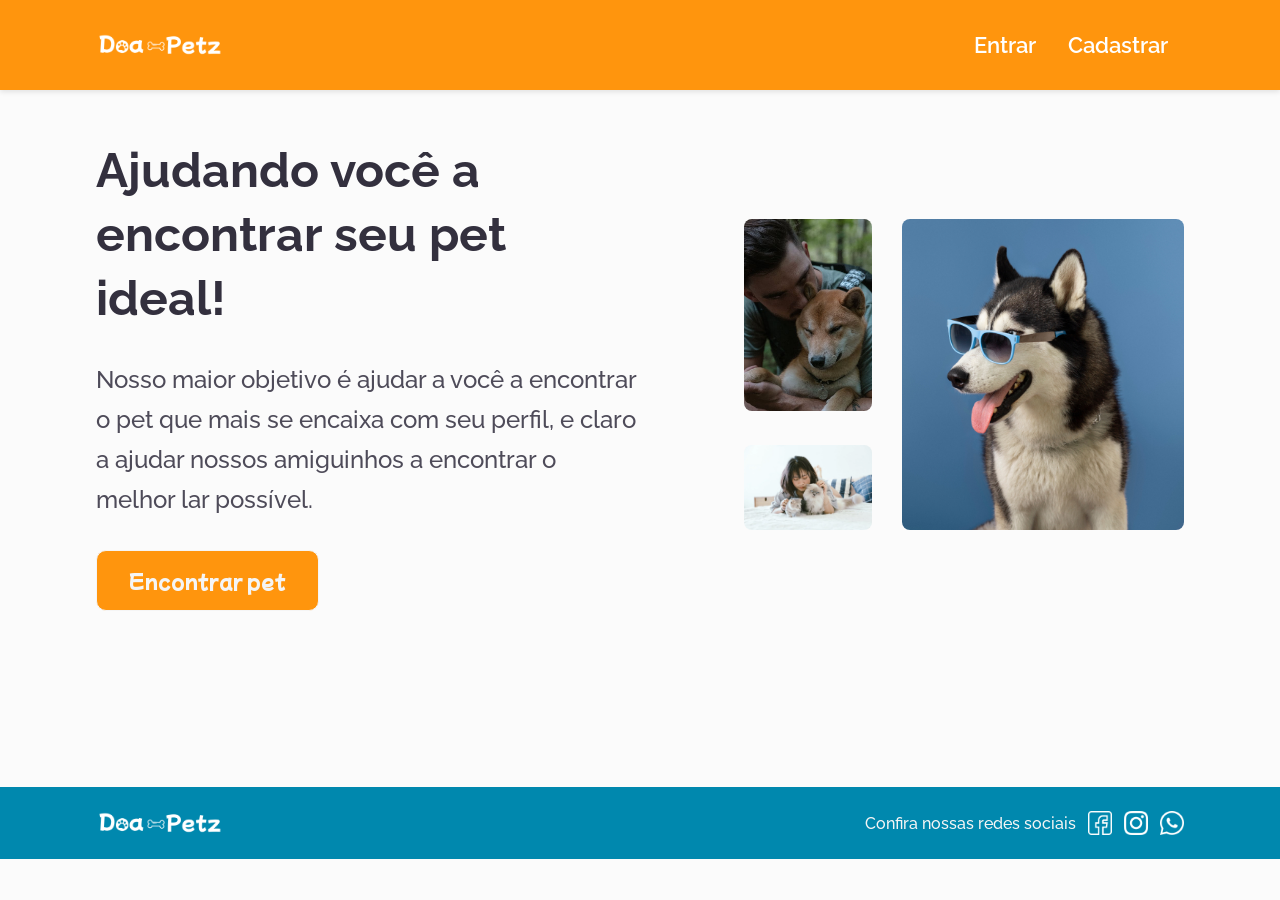
<file: index.html>
<!DOCTYPE html>
<html lang="pt-BR">

<head>
    <meta charset="UTF-8">
    <meta name="viewport" content="width=device-width, initial-scale=1.0">
    <title>Doa Petz Web</title>
    <!-- FontAwesome para os ícones do perfil logado -->
    <link rel="stylesheet" href="https://cdnjs.cloudflare.com/ajax/libs/font-awesome/6.4.0/css/all.min.css">
    <link rel="stylesheet" href="estilo.css">
</head>

<body>
    <!-- Modal de Cadastro de Pet -->
    <div id="modal-cadastro-pet" class="modal">
        <div class="modal-conteudo">
            <span class="fechar-modal-pet">&times;</span>
            <h2 class="titulo-modal">Cadastrar um Pet</h2>
            <form id="form-cadastro-pet">
                <div class="grupo-input">
                    <label for="nome-pet">Nome do Pet</label>
                    <input type="text" id="nome-pet" required placeholder="Ex: Bob, Mia...">
                </div>
                <div class="grupo-input">
                    <label for="especie-pet">Espécie</label>
                    <select id="especie-pet" required>
                        <option value="">Selecione...</option>
                        <option value="Cachorro">Cachorro</option>
                        <option value="Gato">Gato</option>
                        <option value="Outro">Outro</option>
                    </select>
                </div>
                <div class="grupo-input">
                    <label for="descricao-pet">Descrição</label>
                    <textarea id="descricao-pet" rows="3" required placeholder="É brincalhão? Calmo? Gosta de crianças?"></textarea>
                </div>
                <button type="submit" class="botao-principal botao-login">Cadastrar Pet</button>
            </form>
        </div>
    </div>

    <!-- Modal de Login -->
    <div id="modal-login" class="modal">
        <div class="modal-conteudo">
            <span class="fechar-modal">&times;</span>
            <h2 class="titulo-modal">Acesse sua conta</h2>
            <form id="form-login">
                <div class="grupo-input">
                    <label for="email">E-mail</label>
                    <input type="email" id="email" required placeholder="Digite seu e-mail">
                </div>
                <div class="grupo-input">
                    <label for="senha">Senha</label>
                    <input type="password" id="senha" required placeholder="Digite sua senha">
                </div>
                <button type="submit" class="botao-principal botao-login">Entrar</button>
            </form>
        </div>
    </div>

   <!-- Cabeçalho -->
    <header class="cabecalho">
        <nav class="menu">
            <a href="index.html">
                <img class="logomarca" src="./Assets/doapetz-branco.png" alt="Logo DoaPetz">
            </a>

            <!-- Estado 1: Visível quando DESLOGADO -->
            <ul class="links-navegacao links-padrao" id="menu-deslogado">
                <li><a href="">Entrar</a></li>
                <li class="registrar"><a href="">Cadastrar</a></li>
            </ul>

            <!-- Estado 2: Visível quando LOGADO (Oculto por padrão via CSS) -->
            <div class="perfil-cabecalho-detalhes" id="menu-logado" style="display: none;">
                <div class="info-usuario">
                    <img src="./Assets/homem-cachorro.jpeg" alt="Foto do Usuário" class="foto-perfil">
                    <div class="dados-usuario">
                        <span class="nome-usuario">The Rock</span>
                        <span class="localizacao"><i class="fa-solid fa-location-dot"></i> Brooklin, São Paulo</span>
                    </div>
                </div>

               <div class="acoes-direita">
                    <a href="encontrar-pets.html" class="icone-cabecalho" title="Voltar para Encontrar Pets">
                        <i class="fa-solid fa-house"></i>
                    </a>
                    <div class="icone-cabecalho" title="Notificações">
                        <i class="fa-regular fa-bell"></i>
                    </div>
                    <!-- Botão de Sair unificado -->
                    <div class="icone-cabecalho" id="btn-sair" title="Sair da Conta" style="cursor: pointer;">
                        <i class="fa-solid fa-right-from-bracket"></i>
                    </div>
                </div>
            </div>
        </nav>
    </header>   

    <!-- Corpo Principal -->
    <main class="corpo">
        <section class="painel-principal">
            <div class="anuncio-petz">
                <h1 class="titulo">Ajudando você a encontrar seu pet ideal!</h1>
                <p class="descricao">Nosso maior objetivo é ajudar a você a encontrar o pet que mais se encaixa com seu perfil, e claro a ajudar nossos amiguinhos a encontrar o melhor lar possível.</p>
                <button class="botao-principal">Encontrar pet</button>
            </div>
            <div class="imagens-petz">
                <div class="fotos-da-esquerda">
                    <img src="./Assets/homem-cachorro.jpeg" alt="Homem com cachorro">
                    <img src="./Assets/moca-gatos.jpg" alt="Mulher com gatos">
                </div>
                <div class="fotos-da-direita">
                    <img src="./Assets/cachorro-oculos.jpg" alt="cachorro com oculos">
                </div>
            </div>
        </section>
    </main>

    <!-- Rodapé -->
    <footer class="rodape">
        <div class="conteudo-rodape">
            <img class="logomarca" src="./Assets/doapetz-branco.png" alt="Logo DoaPetz">
            <div class="redes-sociais">
                <p>Confira nossas redes sociais</p>
                <img class="icone-social" src="./Assets/facebook.png" alt="Facebook">
                <img class="icone-social" src="./Assets/instagram.png" alt="Instagram">
                <img class="icone-social" src="./Assets/whatsapp.png" alt="WhatsApp">
            </div>
        </div>
    </footer>

    <!-- Arquivo JavaScript referenciado corretamente -->
    <script src="./script.js"></script>
</body>
</html>
</file>
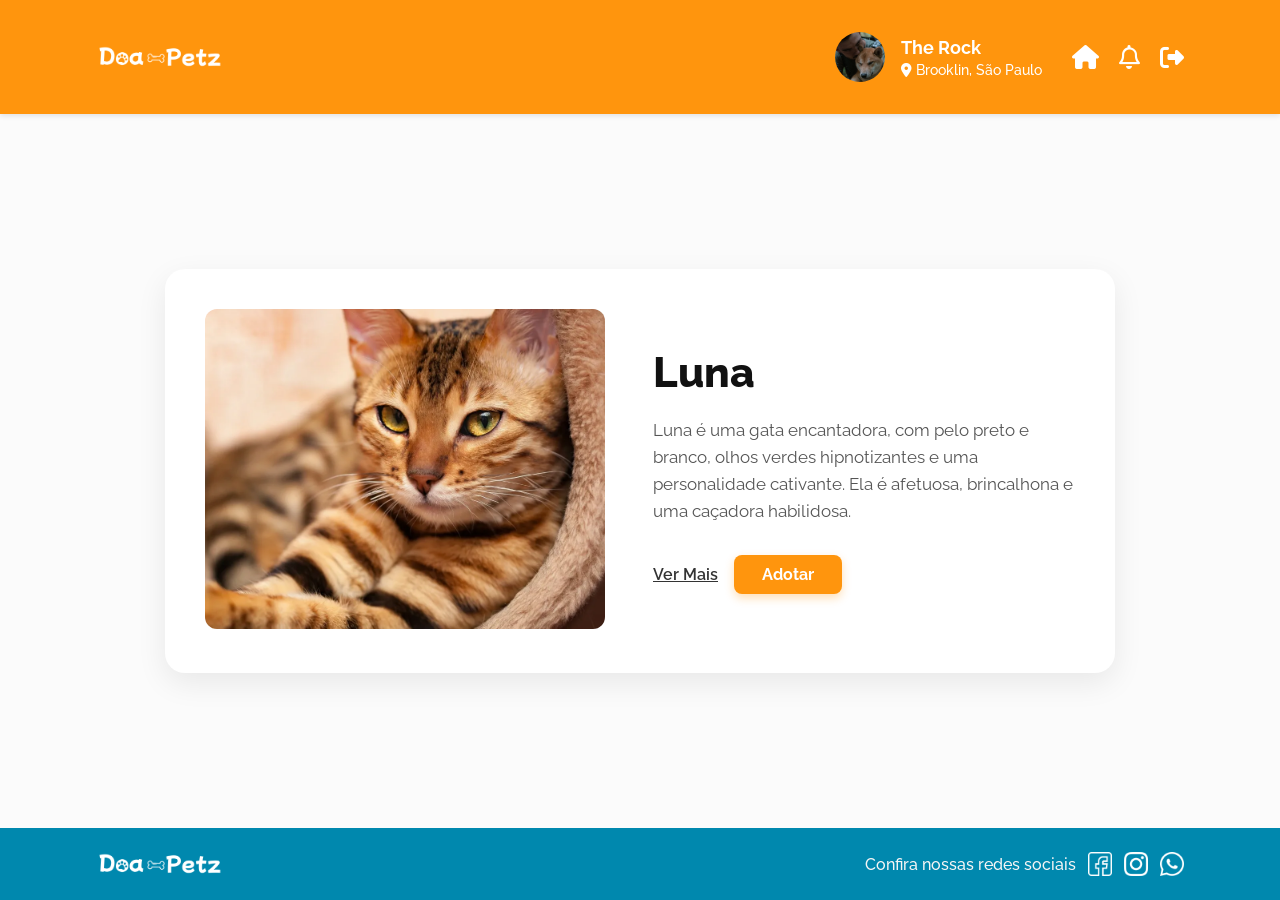
<file: detalhes-pet.html>
<!DOCTYPE html>
<html lang="pt-BR">
<head>
    <meta charset="UTF-8">
    <meta name="viewport" content="width=device-width, initial-scale=1.0">
    <title>Doa Petz - Detalhes do Pet</title>
    <!-- FontAwesome para os ícones -->
    <link rel="stylesheet" href="https://cdnjs.cloudflare.com/ajax/libs/font-awesome/6.4.0/css/all.min.css">
    <link rel="stylesheet" href="estilo.css">
</head>
<body class="pagina-detalhes">

    <!-- Cabeçalho Logado -->
    <header class="cabecalho-detalhes">
        <nav class="menu">
            <a href="encontrar-pets.html">
                <img class="logomarca" src="./Assets/doapetz-branco.png" alt="Logo DoaPetz">
            </a>
            
            <div class="perfil-cabecalho-detalhes">
                <div class="info-usuario">
                    <img src="./Assets/homem-cachorro.jpeg" alt="Foto do Usuário" class="foto-perfil">
                    <div class="dados-usuario">
                        <span class="nome-usuario">The Rock</span>
                        <span class="localizacao"><i class="fa-solid fa-location-dot"></i> Brooklin, São Paulo</span>
                    </div>
                </div>

                <div class="acoes-direita">
                    <a href="encontrar-pets.html" class="icone-cabecalho" title="Voltar para Encontrar Pets">
                        <i class="fa-solid fa-house"></i>
                    </a>
                    <div class="icone-cabecalho" title="Notificações">
                        <i class="fa-regular fa-bell"></i>
                    </div>
                    <!-- Botão de Sair unificado -->
                    <div class="icone-cabecalho" id="btn-sair" title="Sair da Conta" style="cursor: pointer;">
                        <i class="fa-solid fa-right-from-bracket"></i>
                    </div>
                </div>
            </div>
        </nav>
    </header>

    <main class="corpo-detalhe-pet">
        <div class="card-detalhe-container">
            
            <!-- Adicionamos um ID (imagem-pet) para o JavaScript conseguir trocar a foto -->
            <div class="detalhe-imagem">
                <img src="./Assets/luna2.webp" alt="Foto do Pet" id="imagem-pet">
            </div>

            <div class="detalhe-info">
                <!-- Adicionamos um ID (nome-pet) para o JavaScript trocar o título -->
                <h1 class="nome-pet-titulo" id="nome-pet">Luna</h1>
                
                <!-- Adicionamos um ID (descricao-pet) para o JavaScript trocar o texto -->
                <p class="descricao-pet-texto" id="descricao-pet">
                    Luna é uma gata encantadora, com pelo preto e branco, olhos verdes hipnotizantes e uma personalidade cativante. Ela é afetuosa, brincalhona e uma caçadora habilidosa.
                </p>
                
                <div class="botoes-acao-pet">
                    <button class="btn-ver-mais" id="btn-ver-mais">Ver Mais</button>
                    <button class="btn-adotar" id="btn-adotar">Adotar</button>
                </div>
            </div>
        </div>
    </main>

    <footer class="rodape">
        <div class="conteudo-rodape">
            <img class="logomarca" src="./Assets/doapetz-branco.png" alt="Logo DoaPetz">
            <div class="redes-sociais">
                <p>Confira nossas redes sociais</p>
                <img class="icone-social" src="./Assets/facebook.png" alt="Facebook">
                <img class="icone-social" src="./Assets/instagram.png" alt="Instagram">
                <img class="icone-social" src="./Assets/whatsapp.png" alt="WhatsApp">
            </div>
        </div>
    </footer>

    <!-- Script Dinâmico para carregar os dados do pet escolhido -->
    <script>
        document.addEventListener("DOMContentLoaded", function() {
            
            // 1. Pega os dados que vieram no link da página (URL)
            const parametros = new URLSearchParams(window.location.search);
            const nomeDoPet = parametros.get("nome"); // Ex: "Spot", "Luna", "Hamtaro"
            const fotoDoPet = parametros.get("foto"); // O link da foto

            // 2. Criamos o nosso "dicionário" (banco de dados) com as descrições de cada pet
            const descricoesPets = {
                "SPOT": "Spot é um Labrador muito dócil e amigável de 08 anos. Adora correr no parque, é super paciente com crianças e está procurando uma família amorosa para curtir a terceira idade.",
                "LUNA": "Luna é uma gata da raça Bengal, com 11 meses de idade. Extremamente curiosa, cheia de energia e adora brincar com bolinhas de corda.",
                "GEORGIA": "Georgia é uma Beagle de 4 anos muito charmosa. Adora um bom passeio ao ar livre e é uma excelente companheira para quem gosta de caminhar.",
                "MINGAU": "Mingau é um gato SRD de 2 anos, muito calmo, carinhoso e que adora tirar longos cochilos no sofá de casa.",
                "DORA": "Dora é uma labradora muito alegre e brincalhona. Tem muita energia para dar e vender, sendo ideal para quem tem espaço.",
                "HAMTARO": "Hamtaro é um hamster muito fofinho e ativo. Adora correr na rodinha e comer sementes.",
                "LUFFY": "Luffy é um coelho muito dócil e tranquilo. Gosta de ficar quietinho ganhando carinho nas orelhas.",
                "SUNNY": "Sunny é um gatinho muito esperto e curioso. Adora explorar os cantos da casa e interagir com as pessoas."
            };

            // 3. Se tivermos o nome do pet na URL, preenchemos os campos da tela
            if (nomeDoPet) {
                // Atualiza o título com o nome
                const tituloH1 = document.getElementById("nome-pet");
                if (tituloH1) {
                    tituloH1.innerText = nomeDoPet; 
                }

                // Procura a descrição específica do pet usando o nome em letras maiúsculas
                const textoDescricao = document.getElementById("descricao-pet");
                if (textoDescricao) {
                    // Se encontrar a descrição no nosso dicionário, usa ela. 
                    // Se não encontrar, usa uma frase padrão.
                    const nomeMaiusculo = nomeDoPet.toUpperCase();
                    if (descricoesPets[nomeMaiusculo]) {
                        textoDescricao.innerText = descricoesPets[nomeMaiusculo];
                    } else {
                        textoDescricao.innerText = nomeDoPet + " é um amiguinho muito especial à procura de um lar!";
                    }
                }
            }

            // 4. Se a URL tiver a foto do pet, atualiza a imagem principal
            if (fotoDoPet) {
                const imagemTag = document.getElementById("imagem-pet");
                if (imagemTag) {
                    imagemTag.src = fotoDoPet;
                }
            }

            // 5. Botões de ação (Adotar e Ver Mais)
            const btnAdotar = document.getElementById('btn-adotar');
            const btnVerMais = document.getElementById('btn-ver-mais');

            if (btnAdotar) {
                btnAdotar.addEventListener('click', function() {
                    alert('Parabéns! Sua solicitação de adoção foi iniciada. Entraremos em contato! 🐾');
                });
            }

            if (btnVerMais) {
                btnVerMais.addEventListener('click', function() {
                    alert('Aqui você pode exibir informações adicionais de saúde, vacinas e histórico do pet!');
                });
            }
        });
    </script>
</body>
</html>
</file>
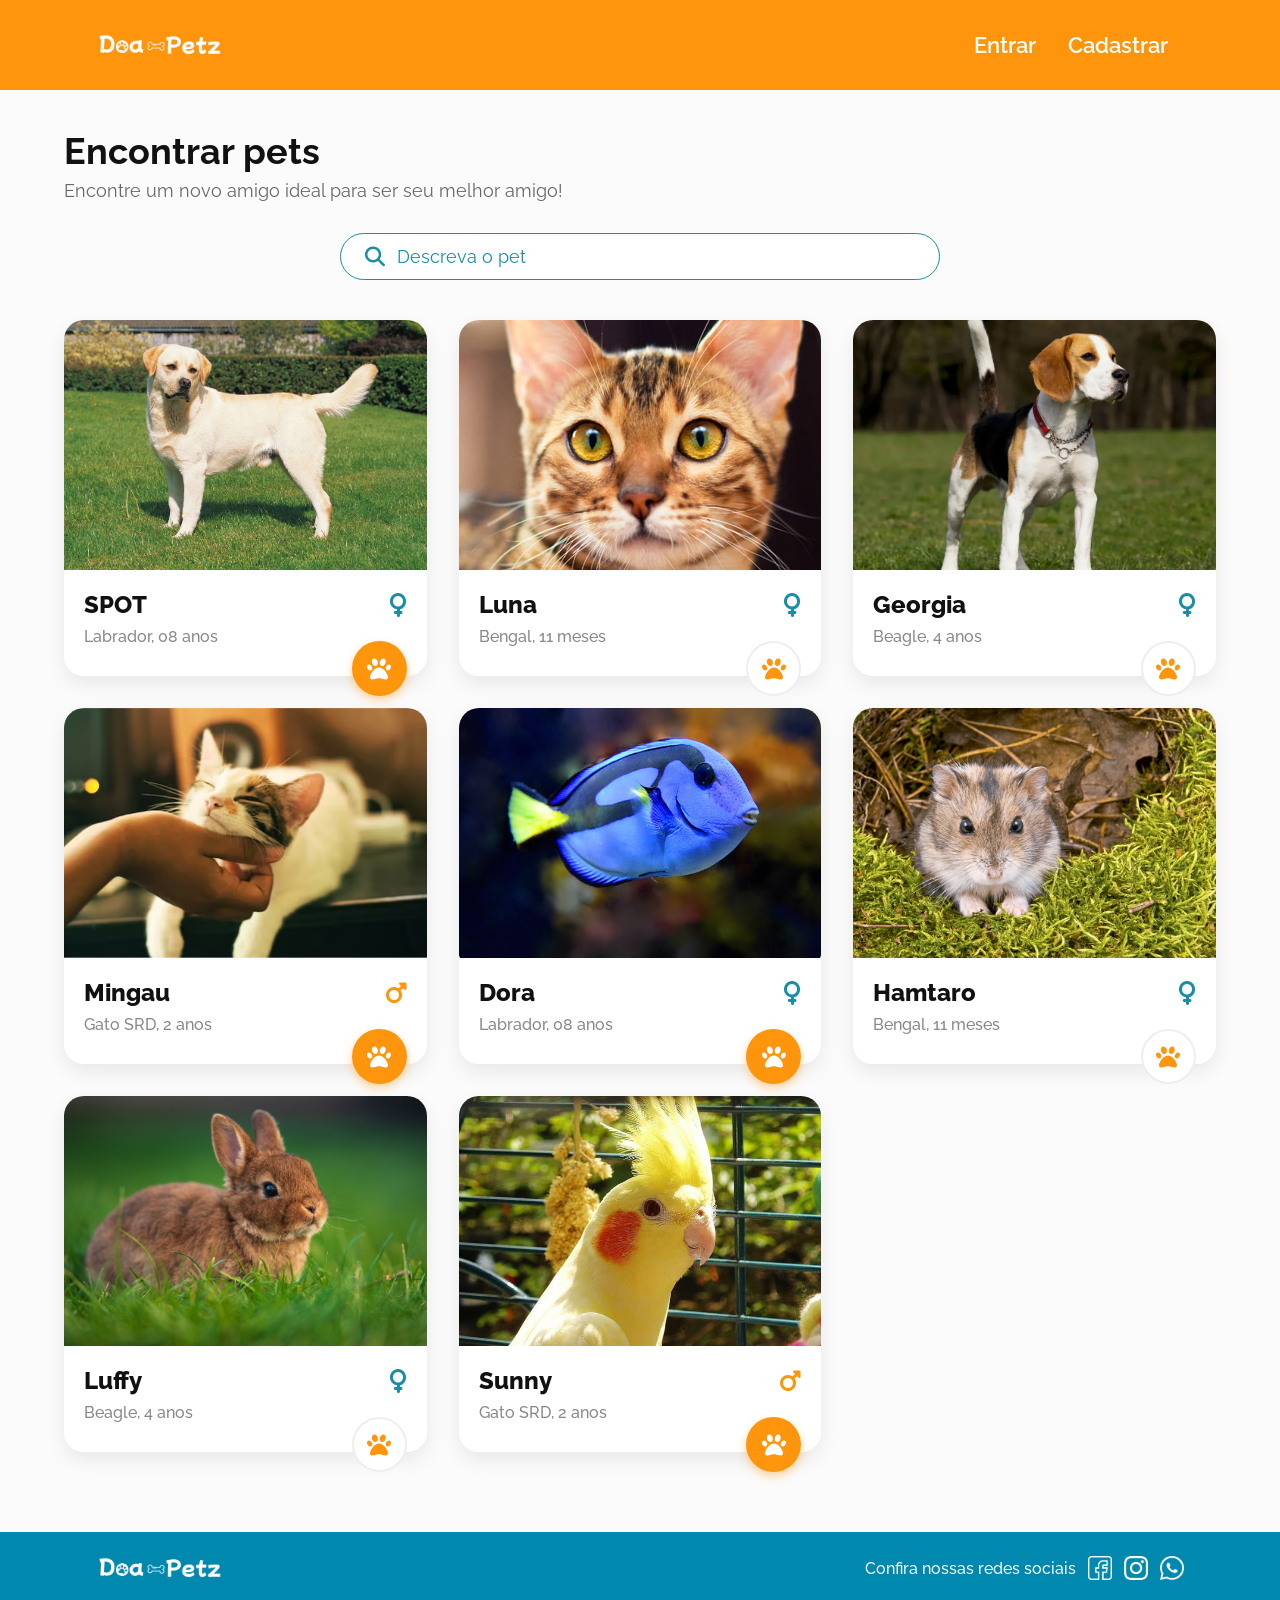
<file: encontrar-pets.html>
<!DOCTYPE html>
<html lang="pt-BR">
<head>
    <meta charset="UTF-8">
    <meta name="viewport" content="width=device-width, initial-scale=1.0">
    <title>Doa Petz - Encontrar Pets</title>
    <link rel="stylesheet" href="https://cdnjs.cloudflare.com/ajax/libs/font-awesome/6.4.0/css/all.min.css">
    <link rel="stylesheet" href="estilo.css">
</head>
<body class="fundo-laranja">

    <!-- Modal de Cadastro de Pet -->
    <div id="modal-cadastro-pet" class="modal">
        <div class="modal-conteudo">
            <span class="fechar-modal-pet">&times;</span>
            <h2 class="titulo-modal">Cadastrar um Pet</h2>
            <form id="form-cadastro-pet">
                <div class="grupo-input">
                    <label for="nome-pet">Nome do Pet</label>
                    <input type="text" id="nome-pet" required placeholder="Ex: Bob, Mia...">
                </div>
                <div class="grupo-input">
                    <label for="especie-pet">Espécie</label>
                    <select id="especie-pet" required>
                        <option value="">Selecione...</option>
                        <option value="Cachorro">Cachorro</option>
                        <option value="Gato">Gato</option>
                        <option value="Outro">Outro</option>
                    </select>
                </div>
                <div class="grupo-input">
                    <label for="descricao-pet">Descrição</label>
                    <textarea id="descricao-pet" rows="3" required placeholder="É brincalhão? Calmo?"></textarea>
                </div>
                <button type="submit" class="botao-principal botao-login">Cadastrar Pet</button>
            </form>
        </div>
    </div>

    <!-- Modal de Login -->
    <div id="modal-login" class="modal">
        <div class="modal-conteudo">
            <span class="fechar-modal">&times;</span>
            <h2 class="titulo-modal">Acesse sua conta</h2>
            <form id="form-login">
                <div class="grupo-input">
                    <label for="email">E-mail</label>
                    <input type="email" id="email" required placeholder="Digite seu e-mail">
                </div>
                <div class="grupo-input">
                    <label for="senha">Senha</label>
                    <input type="password" id="senha" required placeholder="Digite sua senha">
                </div>
                <button type="submit" class="botao-principal botao-login">Entrar</button>
            </form>
        </div>
    </div>

    <!-- Cabeçalho Dinâmico Correto -->
    <header class="cabecalho">
        <nav class="menu">
            <a href="index.html">
                <img class="logomarca" src="./Assets/doapetz-branco.png" alt="Logo DoaPetz">
            </a>

            <!-- Estado 1: Visível quando DESLOGADO -->
            <ul class="links-navegacao links-padrao" id="menu-deslogado">
                <li><a href="">Entrar</a></li>
                <li class="registrar"><a href="">Cadastrar</a></li>
            </ul>

            <!-- Estado 2: Visível quando LOGADO (Oculto por padrão via CSS) -->
            <div class="perfil-cabecalho-detalhes" id="menu-logado" style="display: none;">
                <!-- Envolvendo a área do usuário com a tag <a> para ir para a página de perfil -->
                <a href="perfil.html" style="text-decoration: none; color: inherit; cursor: pointer;">
                    <div class="info-usuario">
                        <img src="./Assets/homem-cachorro.jpeg" alt="Foto do Usuário" class="foto-perfil">
                        <div class="dados-usuario">
                            <span class="nome-usuario">The Rock</span>
                            <span class="localizacao"><i class="fa-solid fa-location-dot"></i> Brooklin, São Paulo</span>
                        </div>
                    </div>
                </a>

                 <div class="acoes-direita">
                    <a href="index.html" class="icone-cabecalho" title="Ir para a Home">
                        <i class="fa-solid fa-house"></i>
                    </a>
                    <div class="icone-cabecalho" title="Notificações">
                        <i class="fa-regular fa-bell"></i>
                    </div>
                    <!-- Botão de Sair unificado -->
                    <div class="icone-cabecalho" id="btn-sair" title="Sair da Conta" style="cursor: pointer;">
                        <i class="fa-solid fa-right-from-bracket"></i>
                    </div>
                </div>
            </div>
        </nav>
    </header>

    <main class="corpo-app">
        <div class="cabecalho-busca">
            <h1 class="titulo-app">Encontrar pets</h1>
            <p class="descricao-app">Encontre um novo amigo ideal para ser seu melhor amigo!</p>
            
            <div class="barra-busca">
                <i class="fa-solid fa-magnifying-glass"></i>
                <input type="text" id="busca-pet" placeholder="Descreva o pet">
            </div>
        </div>

        <div class="grid-pets" id="grid-pets">
            <!-- Pet 1 -->
            <div class="cartao-pet">
                <img src="./Assets/spot.jpg" alt="Spot">
                <div class="info-pet">
                    <div class="linha-titulo">
                        <h3>SPOT</h3>
                        <i class="fa-solid fa-venus icone-femea"></i>
                    </div>
                    <p>Labrador, 08 anos</p>
                    <button class="btn-patinha"><i class="fa-solid fa-paw"></i></button>
                </div>
            </div>

            <!-- Pet 2 -->
            <div class="cartao-pet">
                <img src="./Assets/bengal-p.webp" alt="Spancer">
                <div class="info-pet">
                    <div class="linha-titulo">
                        <h3>Luna</h3>
                        <i class="fa-solid fa-venus icone-femea"></i>
                    </div>
                    <p>Bengal, 11 meses</p>
                    <button class="btn-patinha btn-patinha-inativo"><i class="fa-solid fa-paw"></i></button>
                </div>
            </div>

            <!-- Pet 3 -->
            <div class="cartao-pet">
                <img src="./Assets/raca-beagle.webp" alt="Georgia">
                <div class="info-pet">
                    <div class="linha-titulo">
                        <h3>Georgia</h3>
                        <i class="fa-solid fa-venus icone-femea"></i>
                    </div>
                    <p>Beagle, 4 anos</p>
                    <button class="btn-patinha btn-patinha-inativo"><i class="fa-solid fa-paw"></i></button>
                </div>
            </div>
            
            <!-- Pet 4 -->
            <div class="cartao-pet">
                <img src="./Assets/gato_mao.png" alt="Mingau">
                <div class="info-pet">
                    <div class="linha-titulo">
                        <h3>Mingau</h3>
                        <i class="fa-solid fa-mars icone-macho"></i>
                    </div>
                    <p>Gato SRD, 2 anos</p>
                    <button class="btn-patinha"><i class="fa-solid fa-paw"></i></button>
                </div>
            </div>
            
            <!-- Pet 5 -->
            <div class="cartao-pet">
                <img src="./Assets/dora2.png" alt="Dora">
                <div class="info-pet">
                    <div class="linha-titulo">
                        <h3>Dora</h3>
                        <i class="fa-solid fa-venus icone-femea"></i>
                    </div>
                    <p>Labrador, 08 anos</p>
                    <button class="btn-patinha"><i class="fa-solid fa-paw"></i></button>
                </div>
            </div>

            <!-- Pet 6 -->
            <div class="cartao-pet">
                <img src="./Assets/hamster2.webp" alt="Hamtaro">
                <div class="info-pet">
                    <div class="linha-titulo">
                        <h3>Hamtaro</h3>
                        <i class="fa-solid fa-venus icone-femea"></i>
                    </div>
                    <p>Bengal, 11 meses</p>
                    <button class="btn-patinha btn-patinha-inativo"><i class="fa-solid fa-paw"></i></button>
                </div>
            </div>

            <!-- Pet 7 -->
            <div class="cartao-pet">
                <img src="./Assets/coleho2.jpg" alt="Luffy">
                <div class="info-pet">
                    <div class="linha-titulo">
                        <h3>Luffy</h3>
                        <i class="fa-solid fa-venus icone-femea"></i>
                    </div>
                    <p>Beagle, 4 anos</p>
                    <button class="btn-patinha btn-patinha-inativo"><i class="fa-solid fa-paw"></i></button>
                </div>
            </div>
            
            <!-- Pet 8 -->
            <div class="cartao-pet">
                <img src="./Assets/kalupi2.jpg" alt="Sunny">
                <div class="info-pet">
                    <div class="linha-titulo">
                        <h3>Sunny</h3>
                        <i class="fa-solid fa-mars icone-macho"></i>
                    </div>
                    <p>Gato SRD, 2 anos</p>
                    <button class="btn-patinha"><i class="fa-solid fa-paw"></i></button>
                </div>
            </div>

        </div>
    </main>

    <footer class="rodape">
        <div class="conteudo-rodape">
            <img class="logomarca" src="./Assets/doapetz-branco.png" alt="Logo DoaPetz">
            <div class="redes-sociais">
                <p>Confira nossas redes sociais</p>
                <img class="icone-social" src="./Assets/facebook.png" alt="Facebook">
                <img class="icone-social" src="./Assets/instagram.png" alt="Instagram">
                <img class="icone-social" src="./Assets/whatsapp.png" alt="WhatsApp">
            </div>
        </div>
    </footer>

    <script src="./script.js"></script>
</body>
</html>
</file>
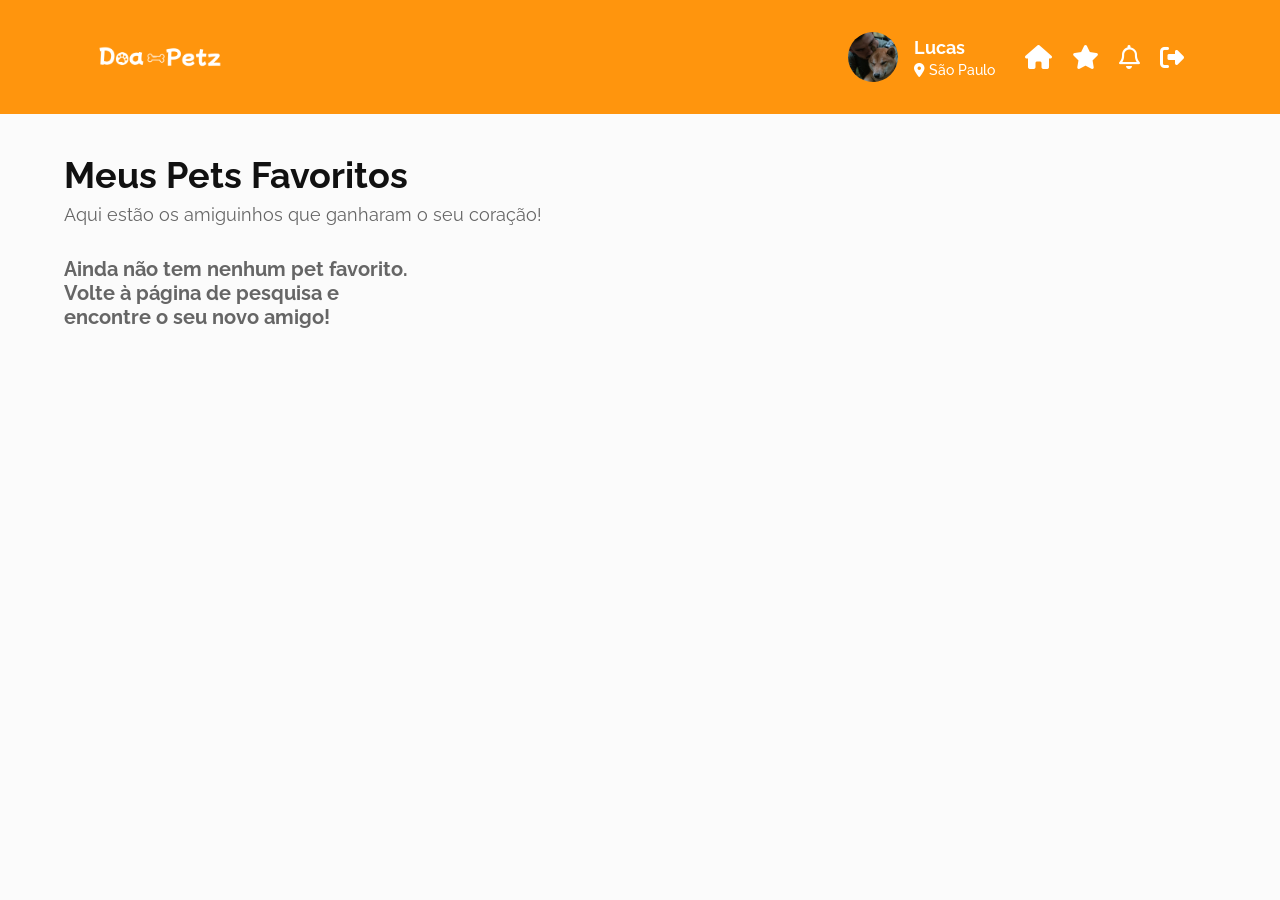
<file: favoritos.html>
<!DOCTYPE html>
<html lang="pt-BR">

<head>
    <meta charset="UTF-8">
    <meta name="viewport" content="width=device-width, initial-scale=1.0">
    <title>Doa Petz - Meus Favoritos</title>
    <link rel="stylesheet" href="https://cdnjs.cloudflare.com/ajax/libs/font-awesome/6.4.0/css/all.min.css">
    <link rel="stylesheet" href="estilo.css">
</head>

<body class="fundo-laranja">

    <!-- Cabeçalho Logado -->
    <header class="cabecalho">
        <nav class="menu">
            <a href="index.html">
                <img class="logomarca" src="./Assets/doapetz-branco.png" alt="Logo DoaPetz">
            </a>

            <div class="perfil-cabecalho-detalhes" style="display: flex;">
                <a href="perfil.html" style="text-decoration: none; color: inherit;">
                    <div class="info-usuario" style="cursor: pointer;">
                        <img src="./Assets/homem-cachorro.jpeg" alt="Foto do Usuário" class="foto-perfil"
                            id="foto-perfil-cabecalho">
                        <div class="dados-usuario">
                            <span class="nome-usuario">Lucas</span>
                            <span class="localizacao"><i class="fa-solid fa-location-dot"></i> São Paulo</span>
                        </div>
                    </div>
                </a>
                <div class="acoes-direita">
                    <!-- Ícone da Casa (Navegação) -->
                    <a href="encontrar-pets.html" class="icone-cabecalho" title="Voltar para Encontrar Pets">
                        <i class="fa-solid fa-house"></i>
                    </a>

                    <!-- NOVO: Botão de Favoritos (Estrela) apontando para favoritos.html -->
                    <a href="favoritos.html" class="icone-cabecalho" title="Meus Favoritos">
                        <i class="fa-solid fa-star"></i>
                    </a>

                    <!-- Ícone de Notificações -->
                    <div class="icone-cabecalho" title="Notificações">
                        <i class="fa-regular fa-bell"></i>
                    </div>

                    <!-- Botão de Sair -->
                    <div class="icone-cabecalho" id="btn-sair" title="Sair da Conta" style="cursor: pointer;">
                        <i class="fa-solid fa-right-from-bracket"></i>
                    </div>
                </div>
            </div>
        </nav>
    </header>

    <main class="corpo-app">
        <div class="cabecalho-busca">
            <h1 class="titulo-app">Meus Pets Favoritos</h1>
            <p class="descricao-app">Aqui estão os amiguinhos que ganharam o seu coração!</p>
        </div>

        <!-- Esta caixa está vazia. O JavaScript vai preenchê-la! -->
        <div class="grid-pets" id="caixa-dos-favoritos">

        </div>
    </main>

    <!-- Script exclusivo para a página de favoritos -->
    <script>
        document.addEventListener("DOMContentLoaded", function () {
            // 1. Carregar foto de perfil (se existir)
            const fotoSalva = localStorage.getItem("fotoPerfilUsuario");
            if (fotoSalva) {
                const fotoCabecalho = document.getElementById("foto-perfil-cabecalho");
                if (fotoCabecalho) fotoCabecalho.src = fotoSalva;
            }

            // 2. Fazer Logout
            const btnSair = document.getElementById("btn-sair");
            if (btnSair) {
                btnSair.addEventListener("click", function () {
                    sessionStorage.removeItem("logado");
                    alert("Você saiu da sua conta. Até logo! 🐾");
                    window.location.href = "index.html";
                });
            }

            // 3. LER A MEMÓRIA E DESENHAR OS PETS
            const caixaFavoritos = document.getElementById("caixa-dos-favoritos");
            const listaFavoritos = JSON.parse(localStorage.getItem('meusFavoritos')) || [];

            if (listaFavoritos.length === 0) {
                // Se não houver pets, mostramos uma mensagem amigável
                caixaFavoritos.innerHTML = "<h3 style='color: #666; font-size: 20px;'>Ainda não tem nenhum pet favorito. Volte à página de pesquisa e encontre o seu novo amigo!</h3>";
            } else {
                // Se houver, desenhamos cada um deles
                listaFavoritos.forEach(function (pet) {
                    const cartaoHTML = `
                        <div class="cartao-pet">
                            <img src="${pet.imagem}" alt="${pet.nome}">
                            <div class="info-pet">
                                <div class="linha-titulo">
                                    <h3>${pet.nome}</h3>
                                    <i class="${pet.iconeSexo}"></i>
                                </div>
                                <p>${pet.descricao}</p>
                                <button class="btn-patinha" onclick="removerFavorito('${pet.nome}')"><i class="fa-solid fa-paw"></i></button>
                            </div>
                        </div>
                    `;
                    caixaFavoritos.innerHTML += cartaoHTML;
                });
            }
        });

        // 4. Função para remover o pet diretamente da página de favoritos
        function removerFavorito(nomePetRemover) {
            let listaFavoritos = JSON.parse(localStorage.getItem('meusFavoritos')) || [];
            listaFavoritos = listaFavoritos.filter(pet => pet.nome !== nomePetRemover);
            localStorage.setItem('meusFavoritos', JSON.stringify(listaFavoritos));

            // Recarrega a página para o pet desaparecer da tela
            window.location.reload();
        }
    </script>
</body>

</html>
</file>
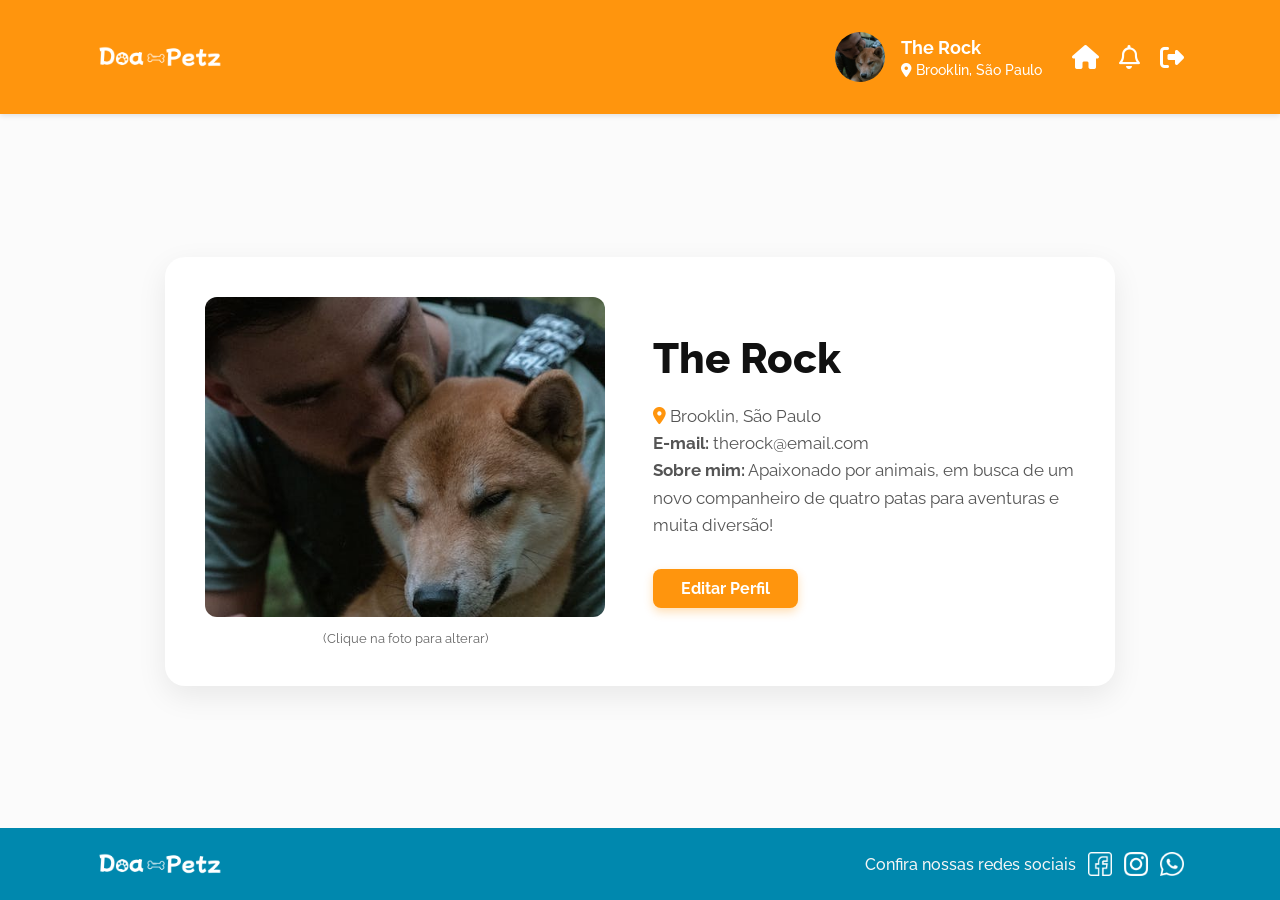
<file: perfil.html>
<!DOCTYPE html>
<html lang="pt-BR">
<head>
    <meta charset="UTF-8">
    <meta name="viewport" content="width=device-width, initial-scale=1.0">
    <title>Doa Petz - Meu Perfil</title>
    <!-- FontAwesome para os ícones -->
    <link rel="stylesheet" href="https://cdnjs.cloudflare.com/ajax/libs/font-awesome/6.4.0/css/all.min.css">
    <link rel="stylesheet" href="estilo.css">
</head>
<body class="pagina-detalhes">

    <!-- Cabeçalho Logado Padronizado -->
    <header class="cabecalho-detalhes">
        <nav class="menu">
            <a href="encontrar-pets.html">
                <img class="logomarca" src="./Assets/doapetz-branco.png" alt="Logo DoaPetz">
            </a>
            
            <div class="perfil-cabecalho-detalhes">
                <div class="info-usuario">
                    <img src="./Assets/homem-cachorro.jpeg" alt="Foto do Usuário" class="foto-perfil">
                    <div class="dados-usuario">
                        <span class="nome-usuario">The Rock</span>
                        <span class="localizacao"><i class="fa-solid fa-location-dot"></i> Brooklin, São Paulo</span>
                    </div>
                </div>

                <div class="acoes-direita">
                    <a href="encontrar-pets.html" class="icone-cabecalho" title="Voltar para Encontrar Pets">
                        <i class="fa-solid fa-house"></i>
                    </a>
                    <div class="icone-cabecalho" title="Notificações">
                        <i class="fa-regular fa-bell"></i>
                    </div>
                    <!-- Botão de Sair unificado -->
                    <div class="icone-cabecalho" id="btn-sair" title="Sair da Conta" style="cursor: pointer;">
                        <i class="fa-solid fa-right-from-bracket"></i>
                    </div>
                </div>
            </div>
        </nav>
    </header>

    <!-- Corpo Principal da Página de Perfil -->
    <main class="corpo-detalhe-pet">
        <div class="card-detalhe-container">
            
            <!-- Foto de Perfil Interativa -->
            <div class="detalhe-imagem" style="text-align: center;">
                <img src="./Assets/homem-cachorro.jpeg" alt="Foto de The Rock" id="foto-perfil-usuario" style="cursor: pointer;" title="Clique para trocar a foto">
                <p style="font-size: 13px; color: #666; margin-top: 10px;">(Clique na foto para alterar)</p>
                
                <!-- Input de arquivo escondido -->
                <input type="file" id="input-nova-foto" accept="image/*" style="display: none;">
            </div>

            <!-- Informações do Usuário -->
            <div class="detalhe-info">
                <h1 class="nome-pet-titulo">The Rock</h1>
                <p class="descricao-pet-texto">
                    <i class="fa-solid fa-location-dot" style="color: #ff950d;"></i> Brooklin, São Paulo<br>
                    <strong>E-mail:</strong> therock@email.com<br>
                    <strong>Sobre mim:</strong> Apaixonado por animais, em busca de um novo companheiro de quatro patas para aventuras e muita diversão!
                </p>
                <div class="botoes-acao-pet">
                    <button class="btn-adotar" id="btn-editar-perfil">Editar Perfil</button>
                </div>
            </div>
        </div>
    </main>

    <!-- Rodapé Padronizado -->
    <footer class="rodape">
        <div class="conteudo-rodape">
            <img class="logomarca" src="./Assets/doapetz-branco.png" alt="Logo DoaPetz">
            <div class="redes-sociais">
                <p>Confira nossas redes sociais</p>
                <img class="icone-social" src="./Assets/facebook.png" alt="Facebook">
                <img class="icone-social" src="./Assets/instagram.png" alt="Instagram">
                <img class="icone-social" src="./Assets/whatsapp.png" alt="WhatsApp">
            </div>
        </div>
    </footer>

    <!-- Script da página de perfil para carregar e atualizar a foto em todos os lugares -->
    <script>
        document.addEventListener("DOMContentLoaded", function() {
            const imagemPerfil = document.getElementById("foto-perfil-usuario")
            const inputNovaFoto = document.getElementById("input-nova-foto")
            const fotosCabecalho = document.querySelectorAll(".foto-perfil")

            // Carrega a foto salva na memória ao abrir a página
            const fotoSalva = localStorage.getItem("fotoPerfilUsuario")
            if (fotoSalva) {
                if (imagemPerfil) imagemPerfil.src = fotoSalva
                fotosCabecalho.forEach(function(foto) {
                    foto.src = fotoSalva;
                })
            }

            // Ação de clique para trocar a foto
            if (imagemPerfil && inputNovaFoto) {
                imagemPerfil.addEventListener("click", function() {
                    inputNovaFoto.click();
                });

                inputNovaFoto.addEventListener("change", function(event) {
                    const arquivo = event.target.files[0];
                    if (arquivo) {
                        const leitor = new FileReader();
                        leitor.onload = function(e) {
                            const base64 = e.target.result;
                            if (imagemPerfil) imagemPerfil.src = base64;
                            fotosCabecalho.forEach(function(foto) {
                                foto.src = base64;
                            });
                            localStorage.setItem("fotoPerfilUsuario", base64);
                            alert("Foto de perfil alterada com sucesso! 🐾");
                        };
                        leitor.readAsDataURL(arquivo);
                    }
                });
            }
        });
    </script>
</body>
</html>
</file>
<file: estilo.css>
@import url('https://fonts.googleapis.com/css2?family=Raleway:ital,wght@0,100;0,200;0,300;0,400;0,500;0,600;0,700;0,800;0,900;1,100;1,200;1,300;1,400;1,500;1,600;1,700;1,800;1,900&display=swap');
@import url('https://fonts.googleapis.com/css2?family=Mochiy+Pop+One&display=swap');

/* Definir propriedades Globais */
* {
    margin: 0px;
    padding: 0px;
    box-sizing: border-box;
    font-family: 'Raleway', sans-serif;
}

html {
    background-color: #fbfbfb;
}

/* Padronização da Logo em todas as páginas */
.logomarca {
    width: 130px;
    height: auto;
    display: block;
}

.titulo {
    font-size: 48px;
    font-weight: 700;
    line-height: 4rem;
    color: #33303E;
}

.descricao {
    font-size: 24px;
    font-weight: 500;
    line-height: 2.5rem;
    color: #4e4b59;
}

/* =========================================
   PADRONIZAÇÃO DA ALTURA DO CABEÇALHO
   ========================================= */
.cabecalho, .cabecalho-detalhes, .cabecalho-app {
    background-color: #ff950d !important;
    padding: 32px 0 !important; /* Altura unificada, robusta e idêntica em todas as telas */
    box-shadow: 0px 2px 5px rgba(0, 0, 0, 0.1);
    width: 100%;
}

.menu {
    width: 85%;
    margin: 0 auto;
    display: flex;
    flex-direction: row;
    justify-content: space-between;
    align-items: center;
}

.links-navegacao {
    display: flex;
    flex-direction: row;
    list-style-type: none;
    color: #fff;
}

.links-navegacao li a {
    text-decoration: none;
    padding: 16px;
    font-size: 1.4rem;
    font-weight: 600;
    color: #fff;
}

li.registrar a {
    color: #fff;
}

li.registrar a:hover {
    color: #fff;
    font-size: 1.5rem;
    padding: 0 10px;
    transition: 0.5s ease;
}

/* Corpo principal da Home */
.corpo {
    padding-top: 48px;
    padding-bottom: 48px;
}

.painel-principal {
    display: flex;
    flex-direction: row;
    align-items: center;
    width: 85%;
    margin: 0 auto;
    justify-content: space-between;
    margin-bottom: 128px;
}

.anuncio-petz {
    width: 50%;
    display: flex;
    flex-direction: column;
    align-items: flex-start;
    gap: 30px;
}

.botao-principal {
    font-size: 19px;
    font-family: 'Mochiy Pop One', sans-serif;
    padding: 16px 32px;
    background-color: #ff950d;
    color: #f5f5f5;
    border-radius: 10px;
    border: 1px solid #f5f5f5;
    cursor: pointer;
}

.imagens-petz {
    display: flex;
    flex-direction: row;
    gap: 30px;
}

.fotos-da-esquerda,
.fotos-da-direita {
    display: flex;
    flex-direction: column;
    justify-content: space-between;
}

.fotos-da-esquerda img {
    width: 10vw;
    border-radius: 8px;
}

.fotos-da-direita img {
    width: 22vw;
    border-radius: 8px;
}

/* Rodape */
.rodape {
    background-color: #0088ae;
}

.conteudo-rodape {
    padding-top: 24px;
    padding-bottom: 24px;
    width: 85%;
    margin: 0 auto;
    display: flex;
    flex-direction: row;
    justify-content: space-between;
    align-items: center;
}

.redes-sociais {
    display: flex;
    flex-direction: row;
    gap: 12px;
    align-items: center;
    font-weight: 500;
    font-size: 20px;
}

.redes-sociais p {
    color: #f5f5f5;
    margin: 0;
    font-size: 16px;
}

.icone-social {
    width: 24px;
    height: 24px;
}

.copyright {
    color: #f5f5f5;
    text-align: center;
    padding-bottom: 16px;
    margin: 0;
}

.copyright strong {
    font-weight: bold;
}

.redes-sociais img {
    filter: brightness(0) invert(1);
}

/* =========================
   ESTILOS DO MODAL
   ========================= */
.modal {
    display: none;
    position: fixed;
    z-index: 1000;
    left: 0;
    top: 0;
    width: 100%;
    height: 100%;
    background-color: rgba(0, 0, 0, 0.6);
    align-items: center;
    justify-content: center;
    backdrop-filter: blur(3px);
}

.modal-conteudo {
    background-color: #fbfbfb;
    padding: 40px;
    border-radius: 12px;
    width: 90%;
    max-width: 400px;
    box-shadow: 0 10px 25px rgba(0,0,0,0.2);
    position: relative;
    animation: descerModal 0.3s ease-out;
}

@keyframes descerModal {
    from { transform: translateY(-50px); opacity: 0; }
    to { transform: translateY(0); opacity: 1; }
}

.fechar-modal, .fechar-modal-pet {
    position: absolute;
    top: 15px;
    right: 20px;
    font-size: 28px;
    font-weight: bold;
    color: #4e4b59;
    cursor: pointer;
}

.fechar-modal:hover, .fechar-modal-pet:hover {
    color: #ff6e22;
}

.titulo-modal {
    font-size: 28px;
    font-weight: 700;
    color: #33303E;
    text-align: center;
    margin-bottom: 24px;
}

#form-login, #form-cadastro-pet {
    display: flex;
    flex-direction: column;
    gap: 20px;
}

.grupo-input {
    display: flex;
    flex-direction: column;
    gap: 8px;
}

.grupo-input label {
    font-weight: 600;
    color: #4e4b59;
    font-size: 16px;
}

.grupo-input input,
.grupo-input select,
.grupo-input textarea {
    padding: 12px;
    border: 1px solid #ccc;
    border-radius: 8px;
    font-size: 16px;
    outline: none;
    transition: border 0.3s;
    font-family: 'Raleway', sans-serif;
    resize: vertical; 
}

.grupo-input input:focus,
.grupo-input select:focus,
.grupo-input textarea:focus {
    border-color: #ff950d;
}

.botao-login {
    width: 100%;
    margin-top: 10px;
    font-size: 16px;
}

/* =========================================
   ESTILOS DA PÁGINA "ENCONTRAR PETS" (APP)
   ========================================= */
.fundo-laranja {
    background-color: #ff950d;
}

.info-usuario {
    display: flex;
    align-items: center;
    gap: 16px;
}

.foto-perfil {
    width: 50px;
    height: 50px;
    border-radius: 50%;
    object-fit: cover;
}

.dados-usuario {
    display: flex;
    flex-direction: column;
}

.nome-usuario {
    font-size: 18px;
    font-weight: 700;
}

.localizacao {
    font-size: 14px;
    font-weight: 500;
    margin-top: 4px;
}

/* Agrupamento da Direita (Casa + Sino) */
.acoes-direita {
    display: flex;
    align-items: center;
    gap: 20px;
}

.icone-cabecalho {
    color: #fff;
    font-size: 24px;
    text-decoration: none;
    cursor: pointer;
    transition: transform 0.3s;
}

.icone-cabecalho:hover {
    transform: scale(1.2);
    color: #fbfbfb;
}

.corpo-app {
    background-color: #fbfbfb;
    min-height: 80vh;
    padding: 40px 5%;
}

.titulo-app {
    font-size: 36px;
    font-weight: 700;
    color: #111;
    margin-bottom: 8px;
}

.descricao-app {
    font-size: 18px;
    color: #666;
    margin-bottom: 32px;
}

.barra-busca {
    display: flex;
    align-items: center;
    background-color: #fff;
    border: 1px solid #178fa6;
    border-radius: 50px;
    padding: 12px 24px;
    margin-bottom: 40px;
    max-width: 600px;
    margin-left: auto;
    margin-right: auto;
}

.barra-busca i {
    color: #178fa6;
    font-size: 20px;
    margin-right: 12px;
}

.barra-busca input {
    border: none;
    outline: none;
    width: 100%;
    font-size: 18px;
    color: #333;
    font-family: 'Raleway', sans-serif;
}

.barra-busca input::placeholder {
    color: #178fa6;
}

/* =========================================
   Grid de Cartões e Pets
   ========================================= */
.grid-pets {
    display: grid;
    grid-template-columns: repeat(auto-fill, minmax(280px, 1fr));
    gap: 32px;
    margin-bottom: 40px;
}

.cartao-pet {
    background-color: transparent; 
    border-radius: 20px;
    /* Sombra suave para destacar o cartão do fundo branco */
    box-shadow: 0 8px 20px rgba(0, 0, 0, 0.08); 
    transition: transform 0.3s, box-shadow 0.3s;
    position: relative;
    display: flex;
    flex-direction: column;
    cursor: pointer;
}

.cartao-pet:hover {
    transform: translateY(-5px);
    box-shadow: 0 12px 25px rgba(0, 0, 0, 0.12); /* Sombra um pouco mais forte ao passar o rato */
}

.cartao-pet img {
    width: 100%;
    height: 250px;
    object-fit: cover;
    border-radius: 20px 20px 0 0;
}

.info-pet {
    padding: 20px;
    position: relative;
    background-color: #fff;
    border-radius: 0 0 20px 20px;
}

.linha-titulo {
    display: flex;
    justify-content: space-between;
    align-items: center;
    margin-bottom: 8px;
}

.linha-titulo h3 {
    font-size: 24px;
    font-weight: 800;
    color: #111;
    margin: 0;
}

.icone-femea {
    color: #178fa6;
    font-size: 24px;
}

.icone-macho {
    color: #ff950d;
    font-size: 24px;
}

.info-pet p {
    color: #888;
    font-size: 16px;
    font-weight: 500;
    margin: 0;
    padding-bottom: 10px;
}

.btn-patinha {
    position: absolute;
    bottom: -20px;
    right: 20px;
    background-color: #ff950d;
    color: #fff;
    border: none;
    border-radius: 50%;
    width: 55px;
    height: 55px;
    font-size: 24px;
    cursor: pointer;
    box-shadow: 0 4px 10px rgba(255, 149, 13, 0.4);
    display: flex;
    align-items: center;
    justify-content: center;
    transition: 0.3s;
    z-index: 10;
}

.btn-patinha:hover {
    transform: scale(1.1);
}

.btn-patinha-inativo {
    background-color: #fff;
    color: #ff950d;
    border: 2px solid #eee;
    box-shadow: none;
}

/* =========================================
   ESTILOS DA PÁGINA "DETALHES DO PET"
   ========================================= */
.pagina-detalhes {
    background-color: #fbfbfb;
    display: flex;
    flex-direction: column;
    min-height: 100vh;
}

/* Alinhamento do Perfil do Usuário e Ícones na Direita do Cabeçalho Logado */
.perfil-cabecalho-detalhes {
    display: flex;
    align-items: center;
    gap: 30px;
    color: #fff;
}

.corpo-detalhe-pet {
    flex: 1;
    display: flex;
    align-items: center;
    justify-content: center;
    padding: 60px 20px;
}

.card-detalhe-container {
    background-color: #fff;
    border-radius: 20px;
    box-shadow: 0 10px 30px rgba(0,0,0,0.08);
    display: flex;
    flex-direction: row;
    gap: 48px;
    padding: 40px;
    max-width: 950px;
    width: 100%;
    align-items: center;
}

.detalhe-imagem img {
    width: 400px;
    height: 320px;
    object-fit: cover;
    border-radius: 12px;
}

.detalhe-info {
    display: flex;
    flex-direction: column;
    gap: 20px;
    flex: 1;
}

.nome-pet-titulo {
    font-size: 42px;
    font-weight: 800;
    color: #111;
}

.descricao-pet-texto {
    font-size: 17px;
    color: #555;
    line-height: 1.6;
}

.botoes-acao-pet {
    display: flex;
    gap: 16px;
    margin-top: 10px;
}

.btn-ver-mais {
    background-color: transparent;
    border: none;
    color: #333;
    font-weight: 600;
    font-size: 16px;
    cursor: pointer;
    text-decoration: underline;
}

.btn-adotar {
    background-color: #ff950d;
    color: #fff;
    border: none;
    padding: 10px 28px;
    border-radius: 8px;
    font-weight: 700;
    font-size: 16px;
    cursor: pointer;
    box-shadow: 0 4px 10px rgba(255, 149, 13, 0.3);
    transition: 0.3s;
}

.btn-adotar:hover {
    background-color: #e0820b;
}

/* Responsivo para celulares/tablets menores */
@media (max-width: 768px) {
    .card-detalhe-container {
        flex-direction: column;
        padding: 20px;
    }
    .detalhe-imagem img {
        width: 100%;
        height: 250px;
    }
    .perfil-cabecalho-detalhes {
        gap: 15px;
    }
    .dados-usuario {
        display: none;
    }
}

/* Correção do menu dinâmico no cabeçalho */
#menu-logado {
    display: none;
    align-items: center;
}
</file>
